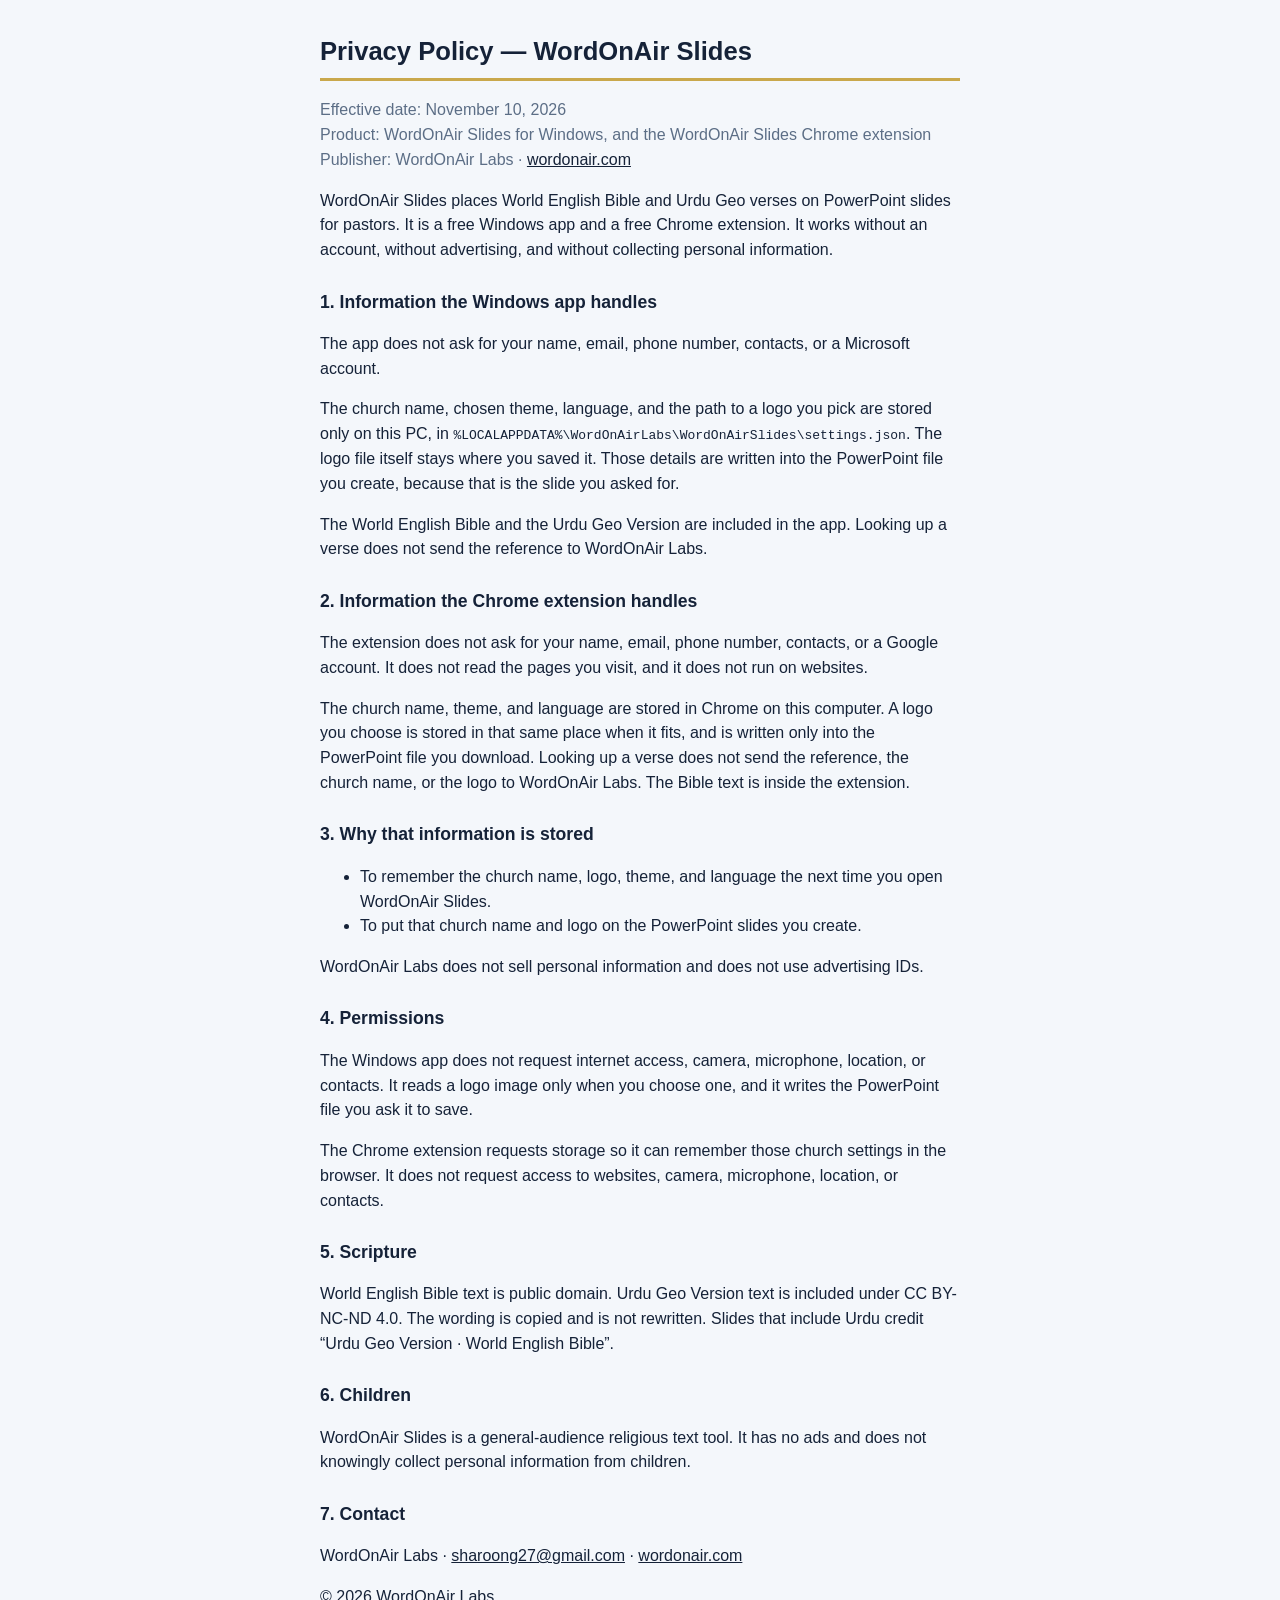
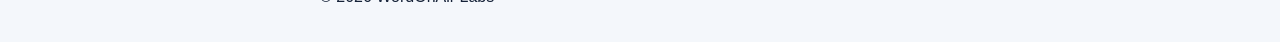
<file: docs/index.html>
<!DOCTYPE html>
<html lang="en">
<head>
  <meta charset="UTF-8">
  <meta name="viewport" content="width=device-width, initial-scale=1">
  <title>Privacy Policy — WordOnAir Slides</title>
  <style>
    body { font-family: "Segoe UI", sans-serif; max-width: 40rem; margin: 2rem auto; padding: 0 1.25rem; color: #152238; line-height: 1.55; background: #f4f7fb; }
    h1 { font-size: 1.6rem; border-bottom: 3px solid #c9a84c; padding-bottom: 0.4rem; }
    h2 { font-size: 1.1rem; margin-top: 1.6rem; }
    a { color: #152238; }
    .meta { color: #5c6e86; }
  </style>
</head>
<body>
  <h1>Privacy Policy — WordOnAir Slides</h1>
  <p class="meta">Effective date: November 10, 2026<br>
  Product: WordOnAir Slides for Windows, and the WordOnAir Slides Chrome extension<br>
  Publisher: WordOnAir Labs · <a href="https://wordonair.com">wordonair.com</a></p>

  <p>WordOnAir Slides places World English Bible and Urdu Geo verses on PowerPoint slides for pastors. It is a free Windows app and a free Chrome extension. It works without an account, without advertising, and without collecting personal information.</p>

  <h2>1. Information the Windows app handles</h2>
  <p>The app does not ask for your name, email, phone number, contacts, or a Microsoft account.</p>
  <p>The church name, chosen theme, language, and the path to a logo you pick are stored only on this PC, in <code>%LOCALAPPDATA%\WordOnAirLabs\WordOnAirSlides\settings.json</code>. The logo file itself stays where you saved it. Those details are written into the PowerPoint file you create, because that is the slide you asked for.</p>
  <p>The World English Bible and the Urdu Geo Version are included in the app. Looking up a verse does not send the reference to WordOnAir Labs.</p>

  <h2>2. Information the Chrome extension handles</h2>
  <p>The extension does not ask for your name, email, phone number, contacts, or a Google account. It does not read the pages you visit, and it does not run on websites.</p>
  <p>The church name, theme, and language are stored in Chrome on this computer. A logo you choose is stored in that same place when it fits, and is written only into the PowerPoint file you download. Looking up a verse does not send the reference, the church name, or the logo to WordOnAir Labs. The Bible text is inside the extension.</p>

  <h2>3. Why that information is stored</h2>
  <ul>
    <li>To remember the church name, logo, theme, and language the next time you open WordOnAir Slides.</li>
    <li>To put that church name and logo on the PowerPoint slides you create.</li>
  </ul>
  <p>WordOnAir Labs does not sell personal information and does not use advertising IDs.</p>

  <h2>4. Permissions</h2>
  <p>The Windows app does not request internet access, camera, microphone, location, or contacts. It reads a logo image only when you choose one, and it writes the PowerPoint file you ask it to save.</p>
  <p>The Chrome extension requests storage so it can remember those church settings in the browser. It does not request access to websites, camera, microphone, location, or contacts.</p>

  <h2>5. Scripture</h2>
  <p>World English Bible text is public domain. Urdu Geo Version text is included under CC BY-NC-ND 4.0. The wording is copied and is not rewritten. Slides that include Urdu credit “Urdu Geo Version · World English Bible”.</p>

  <h2>6. Children</h2>
  <p>WordOnAir Slides is a general-audience religious text tool. It has no ads and does not knowingly collect personal information from children.</p>

  <h2>7. Contact</h2>
  <p>WordOnAir Labs · <a href="mailto:sharoong27@gmail.com">sharoong27@gmail.com</a> · <a href="https://wordonair.com">wordonair.com</a></p>
  <p>© 2026 WordOnAir Labs</p>
</body>
</html>
</file>
